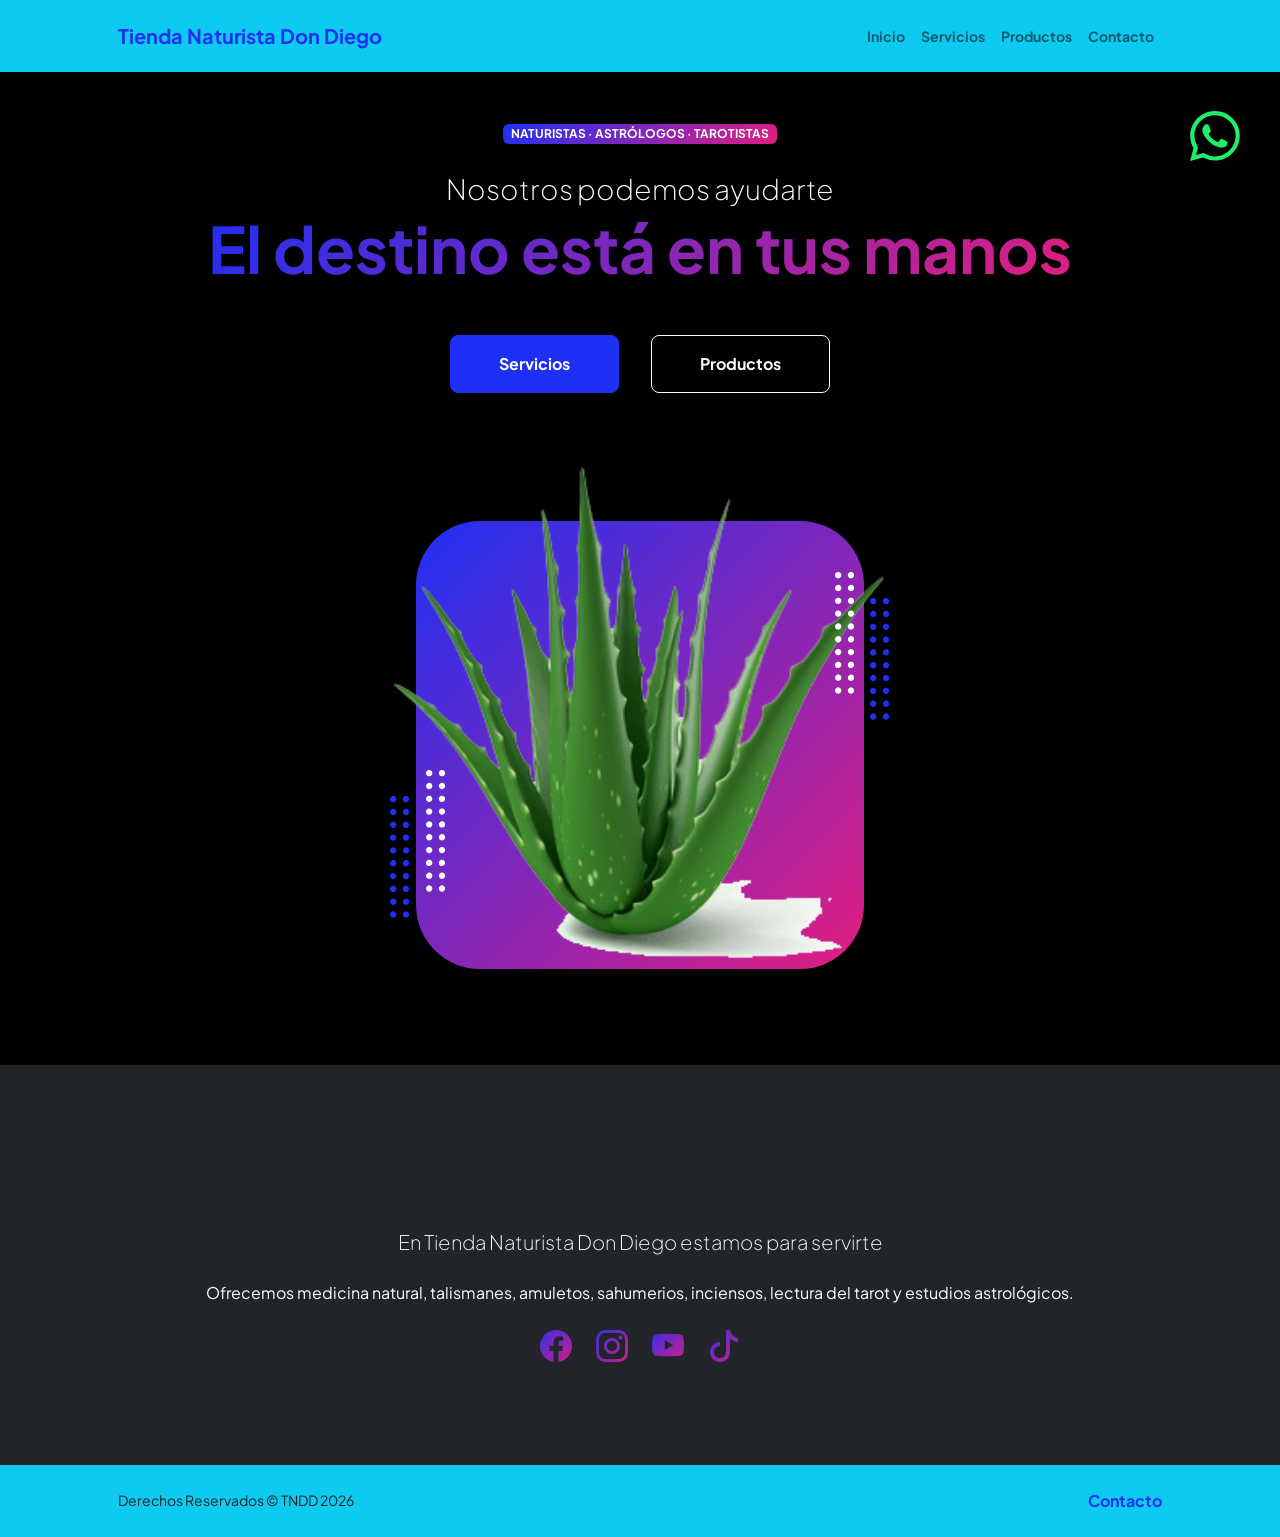
<file: index.html>
<!doctype html>
<html lang="es">
  <head>
    <meta charset="utf-8" />
    <meta
      name="viewport"
      content="width=device-width, initial-scale=1, shrink-to-fit=no"
    />
    <meta name="description" content="Sitio web de medicina alternativa natural y venta de productos religiosos"/>  
    <meta name="author" content="axmon" />
    <title>Tienda Naturista Don Diego</title>
    <!-- Favicon-->
    <link rel="icon" type="image/x-icon" href="assets/sabila.png" />
    <!-- Custom Google font-->
    <link rel="preconnect" href="https://fonts.googleapis.com" />
    <link rel="preconnect" href="https://fonts.gstatic.com" crossorigin />
    <link
      href="https://fonts.googleapis.com/css2?family=Plus+Jakarta+Sans:wght@100;200;300;400;500;600;700;800;900&amp;display=swap"
      rel="stylesheet"
    />
    <!-- Bootstrap icons-->
    <link
      href="https://cdn.jsdelivr.net/npm/bootstrap-icons@1.8.1/font/bootstrap-icons.css"
      rel="stylesheet"
    />
    <!-- Core theme CSS (includes Bootstrap)-->
    <link href="css/styles.css" rel="stylesheet" />
  </head>
  <body class="d-flex flex-column h-100">
    <a
      href="https://wa.me/0050370330842"
      class="float-wa"
      target="_blank"
      class="bi bi-whatsapp"
    >
      <svg
        xmlns="http://www.w3.org/2000/svg"
        width="50"
        height="50"
        fill="currentColor"
        viewBox="0 0 16 16"
      >
        <path
          d="M13.601 2.326A7.85 7.85 0 0 0 7.994 0C3.627 0 .068 3.558.064 7.926c0 1.399.366 2.76 1.057 3.965L0 16l4.204-1.102a7.9 7.9 0 0 0 3.79.965h.004c4.368 0 7.926-3.558 7.93-7.93A7.9 7.9 0 0 0 13.6 2.326zM7.994 14.521a6.6 6.6 0 0 1-3.356-.92l-.24-.144-2.494.654.666-2.433-.156-.251a6.56 6.56 0 0 1-1.007-3.505c0-3.626 2.957-6.584 6.591-6.584a6.56 6.56 0 0 1 4.66 1.931 6.56 6.56 0 0 1 1.928 4.66c-.004 3.639-2.961 6.592-6.592 6.592m3.615-4.934c-.197-.099-1.17-.578-1.353-.646-.182-.065-.315-.099-.445.099-.133.197-.513.646-.627.775-.114.133-.232.148-.43.05-.197-.1-.836-.308-1.592-.985-.59-.525-.985-1.175-1.103-1.372-.114-.198-.011-.304.088-.403.087-.088.197-.232.296-.346.1-.114.133-.198.198-.33.065-.134.034-.248-.015-.347-.05-.099-.445-1.076-.612-1.47-.16-.389-.323-.335-.445-.34-.114-.007-.247-.007-.38-.007a.73.73 0 0 0-.529.247c-.182.198-.691.677-.691 1.654s.71 1.916.81 2.049c.098.133 1.394 2.132 3.383 2.992.47.205.84.326 1.129.418.475.152.904.129 1.246.08.38-.058 1.171-.48 1.338-.943.164-.464.164-.86.114-.943-.049-.084-.182-.133-.38-.232"
        />
      </svg>
    </a>
    <main class="flex-shrink-0">
      <!-- Navigation-->
      <nav class="navbar navbar-expand-lg navbar-light bg-info py-3">
        <div class="container px-5">
          <a class="navbar-brand" href="https://axmon2023.github.io/Sitio3/" target="_blank"
            ><span class="fw-bolder text-primary"
              >Tienda Naturista Don Diego</span
            ></a
          >
          <button
            class="navbar-toggler"
            type="button"
            data-bs-toggle="collapse"
            data-bs-target="#navbarSupportedContent"
            aria-controls="navbarSupportedContent"
            aria-expanded="false"
            aria-label="Toggle navigation"
          >
            <span class="navbar-toggler-icon"></span>
          </button>
          <div class="collapse navbar-collapse" id="navbarSupportedContent">
            <ul class="navbar-nav ms-auto mb-2 mb-lg-0 small fw-bolder">
              <li class="nav-item">
                <a class="nav-link" href="index.html">Inicio</a>
              </li>
              <li class="nav-item">
                <a class="nav-link" href="servicios.html">Servicios</a>
              </li>
              <li class="nav-item">
                <a class="nav-link" href="productos.html">Productos</a>
              </li>
              <li class="nav-item">
                <a class="nav-link" href="contacto.html">Contacto</a>
              </li>
            </ul>
          </div>
        </div>
      </nav>
      <!-- Header-->
      <header class="py-5 bg-black">
        <div class="container px-5 pb-5">
          <div class="row gx-5 align-items-center">
            <div class="col-xxl-5">
              <!-- Header text content-->
              <div class="text-center text-xxl-start">
                <div
                  class="badge bg-gradient-primary-to-secondary text-white mb-4"
                >
                  <div class="text-uppercase">
                    Naturistas &middot; Astrólogos &middot; Tarotistas
                  </div>
                </div>
                <div class="fs-3 fw-light text-white">
                  Nosotros podemos ayudarte
                </div>
                <h1 class="display-3 fw-bolder mb-5">
                  <span class="text-gradient d-inline"
                    >El destino está en tus manos</span
                  >
                </h1>
                <div
                  class="d-grid gap-3 d-sm-flex justify-content-sm-center justify-content-xxl-start mb-3"
                >
                  <a
                    class="btn btn-primary btn-lg px-5 py-3 me-sm-3 fs-6 fw-bolder"
                    href="servicios.html"
                    >Servicios</a
                  >
                  <a
                    class="btn btn-outline-light btn-lg px-5 py-3 fs-6 fw-bolder"
                    href="productos.html"
                    >Productos</a
                  >
                </div>
              </div>
            </div>
            <div class="col-xxl-7">
              <!-- Header profile picture-->
              <div class="d-flex justify-content-center mt-5 mt-xxl-0">
                <div class="profile bg-gradient-primary-to-secondary">
                  <!-- TIP: For best results, use a photo with a transparent background like the demo example below-->
                  <!-- Watch a tutorial on how to do this on YouTube (link)-->
                  <img class="profile-img" src="assets/sabila.png" alt="..." />
                  <div class="dots-1">
                    <!-- SVG Dots-->
                    <svg
                      version="1.1"
                      xmlns="http://www.w3.org/2000/svg"
                      xmlns:xlink="http://www.w3.org/1999/xlink"
                      x="0px"
                      y="0px"
                      viewBox="0 0 191.6 1215.4"
                      style="enable-background: new 0 0 191.6 1215.4"
                      xml:space="preserve"
                    >
                      <g
                        transform="translate(0.000000,1280.000000) scale(0.100000,-0.100000)"
                      >
                        <path
                          d="M227.7,12788.6c-105-35-200-141-222-248c-43-206,163-412,369-369c155,32,275,190,260,339c-11,105-90,213-190,262        C383.7,12801.6,289.7,12808.6,227.7,12788.6z"
                        ></path>
                        <path
                          d="M1507.7,12788.6c-151-50-253-216-222-362c25-119,136-230,254-255c194-41,395,142,375,339c-11,105-90,213-190,262        C1663.7,12801.6,1569.7,12808.6,1507.7,12788.6z"
                        ></path>
                        <path
                          d="M227.7,11508.6c-105-35-200-141-222-248c-43-206,163-412,369-369c155,32,275,190,260,339c-11,105-90,213-190,262        C383.7,11521.6,289.7,11528.6,227.7,11508.6z"
                        ></path>
                        <path
                          d="M1507.7,11508.6c-151-50-253-216-222-362c25-119,136-230,254-255c194-41,395,142,375,339c-11,105-90,213-190,262        C1663.7,11521.6,1569.7,11528.6,1507.7,11508.6z"
                        ></path>
                        <path
                          d="M227.7,10228.6c-105-35-200-141-222-248c-43-206,163-412,369-369c155,32,275,190,260,339c-11,105-90,213-190,262        C383.7,10241.6,289.7,10248.6,227.7,10228.6z"
                        ></path>
                        <path
                          d="M1507.7,10228.6c-105-35-200-141-222-248c-43-206,163-412,369-369c155,32,275,190,260,339c-11,105-90,213-190,262        C1663.7,10241.6,1569.7,10248.6,1507.7,10228.6z"
                        ></path>
                        <path
                          d="M227.7,8948.6c-105-35-200-141-222-248c-43-206,163-412,369-369c155,32,275,190,260,339c-11,105-90,213-190,262        C383.7,8961.6,289.7,8968.6,227.7,8948.6z"
                        ></path>
                        <path
                          d="M1507.7,8948.6c-105-35-200-141-222-248c-43-206,163-412,369-369c155,32,275,190,260,339c-11,105-90,213-190,262        C1663.7,8961.6,1569.7,8968.6,1507.7,8948.6z"
                        ></path>
                        <path
                          d="M227.7,7668.6c-105-35-200-141-222-248c-43-206,163-412,369-369c155,32,275,190,260,339c-11,105-90,213-190,262        C383.7,7681.6,289.7,7688.6,227.7,7668.6z"
                        ></path>
                        <path
                          d="M1507.7,7668.6c-105-35-200-141-222-248c-43-206,163-412,369-369c155,32,275,190,260,339c-11,105-90,213-190,262        C1663.7,7681.6,1569.7,7688.6,1507.7,7668.6z"
                        ></path>
                        <path
                          d="M227.7,6388.6c-105-35-200-141-222-248c-43-206,163-412,369-369c155,32,275,190,260,339c-11,105-90,213-190,262        C383.7,6401.6,289.7,6408.6,227.7,6388.6z"
                        ></path>
                        <path
                          d="M1507.7,6388.6c-105-35-200-141-222-248c-43-206,163-412,369-369c155,32,275,190,260,339c-11,105-90,213-190,262        C1663.7,6401.6,1569.7,6408.6,1507.7,6388.6z"
                        ></path>
                        <path
                          d="M227.7,5108.6c-105-35-200-141-222-248c-43-206,163-412,369-369c155,32,275,190,260,339c-11,105-90,213-190,262        C383.7,5121.6,289.7,5128.6,227.7,5108.6z"
                        ></path>
                        <path
                          d="M1507.7,5108.6c-105-35-200-141-222-248c-43-206,163-412,369-369c155,32,275,190,260,339c-11,105-90,213-190,262        C1663.7,5121.6,1569.7,5128.6,1507.7,5108.6z"
                        ></path>
                        <path
                          d="M227.7,3828.6c-105-35-200-141-222-248c-43-206,163-412,369-369c155,32,275,190,260,339c-11,105-90,213-190,262        C383.7,3841.6,289.7,3848.6,227.7,3828.6z"
                        ></path>
                        <path
                          d="M1507.7,3828.6c-105-35-200-141-222-248c-43-206,163-412,369-369c155,32,275,190,260,339c-11,105-90,213-190,262        C1663.7,3841.6,1569.7,3848.6,1507.7,3828.6z"
                        ></path>
                        <path
                          d="M227.7,2548.6c-105-35-200-141-222-248c-43-206,163-412,369-369c155,32,275,190,260,339c-11,105-90,213-190,262        C383.7,2561.6,289.7,2568.6,227.7,2548.6z"
                        ></path>
                        <path
                          d="M1507.7,2548.6c-105-35-200-141-222-248c-43-206,163-412,369-369c155,32,275,190,260,339c-11,105-90,213-190,262        C1663.7,2561.6,1569.7,2568.6,1507.7,2548.6z"
                        ></path>
                        <path
                          d="M227.7,1268.6c-105-35-200-141-222-248c-43-206,163-412,369-369c155,32,275,190,260,339c-11,105-90,213-190,262        C383.7,1281.6,289.7,1288.6,227.7,1268.6z"
                        ></path>
                        <path
                          d="M1507.7,1268.6c-105-35-200-141-222-248c-43-206,163-412,369-369c155,32,275,190,260,339c-11,105-90,213-190,262        C1663.7,1281.6,1569.7,1288.6,1507.7,1268.6z"
                        ></path>
                      </g>
                    </svg>
                    <!-- END of SVG dots-->
                  </div>
                  <div class="dots-2">
                    <!-- SVG Dots-->
                    <svg
                      version="1.1"
                      xmlns="http://www.w3.org/2000/svg"
                      xmlns:xlink="http://www.w3.org/1999/xlink"
                      x="0px"
                      y="0px"
                      viewBox="0 0 191.6 1215.4"
                      style="enable-background: new 0 0 191.6 1215.4"
                      xml:space="preserve"
                    >
                      <g
                        transform="translate(0.000000,1280.000000) scale(0.100000,-0.100000)"
                      >
                        <path
                          d="M227.7,12788.6c-105-35-200-141-222-248c-43-206,163-412,369-369c155,32,275,190,260,339c-11,105-90,213-190,262        C383.7,12801.6,289.7,12808.6,227.7,12788.6z"
                        ></path>
                        <path
                          d="M1507.7,12788.6c-151-50-253-216-222-362c25-119,136-230,254-255c194-41,395,142,375,339c-11,105-90,213-190,262        C1663.7,12801.6,1569.7,12808.6,1507.7,12788.6z"
                        ></path>
                        <path
                          d="M227.7,11508.6c-105-35-200-141-222-248c-43-206,163-412,369-369c155,32,275,190,260,339c-11,105-90,213-190,262        C383.7,11521.6,289.7,11528.6,227.7,11508.6z"
                        ></path>
                        <path
                          d="M1507.7,11508.6c-151-50-253-216-222-362c25-119,136-230,254-255c194-41,395,142,375,339c-11,105-90,213-190,262        C1663.7,11521.6,1569.7,11528.6,1507.7,11508.6z"
                        ></path>
                        <path
                          d="M227.7,10228.6c-105-35-200-141-222-248c-43-206,163-412,369-369c155,32,275,190,260,339c-11,105-90,213-190,262        C383.7,10241.6,289.7,10248.6,227.7,10228.6z"
                        ></path>
                        <path
                          d="M1507.7,10228.6c-105-35-200-141-222-248c-43-206,163-412,369-369c155,32,275,190,260,339c-11,105-90,213-190,262        C1663.7,10241.6,1569.7,10248.6,1507.7,10228.6z"
                        ></path>
                        <path
                          d="M227.7,8948.6c-105-35-200-141-222-248c-43-206,163-412,369-369c155,32,275,190,260,339c-11,105-90,213-190,262        C383.7,8961.6,289.7,8968.6,227.7,8948.6z"
                        ></path>
                        <path
                          d="M1507.7,8948.6c-105-35-200-141-222-248c-43-206,163-412,369-369c155,32,275,190,260,339c-11,105-90,213-190,262        C1663.7,8961.6,1569.7,8968.6,1507.7,8948.6z"
                        ></path>
                        <path
                          d="M227.7,7668.6c-105-35-200-141-222-248c-43-206,163-412,369-369c155,32,275,190,260,339c-11,105-90,213-190,262        C383.7,7681.6,289.7,7688.6,227.7,7668.6z"
                        ></path>
                        <path
                          d="M1507.7,7668.6c-105-35-200-141-222-248c-43-206,163-412,369-369c155,32,275,190,260,339c-11,105-90,213-190,262        C1663.7,7681.6,1569.7,7688.6,1507.7,7668.6z"
                        ></path>
                        <path
                          d="M227.7,6388.6c-105-35-200-141-222-248c-43-206,163-412,369-369c155,32,275,190,260,339c-11,105-90,213-190,262        C383.7,6401.6,289.7,6408.6,227.7,6388.6z"
                        ></path>
                        <path
                          d="M1507.7,6388.6c-105-35-200-141-222-248c-43-206,163-412,369-369c155,32,275,190,260,339c-11,105-90,213-190,262        C1663.7,6401.6,1569.7,6408.6,1507.7,6388.6z"
                        ></path>
                        <path
                          d="M227.7,5108.6c-105-35-200-141-222-248c-43-206,163-412,369-369c155,32,275,190,260,339c-11,105-90,213-190,262        C383.7,5121.6,289.7,5128.6,227.7,5108.6z"
                        ></path>
                        <path
                          d="M1507.7,5108.6c-105-35-200-141-222-248c-43-206,163-412,369-369c155,32,275,190,260,339c-11,105-90,213-190,262        C1663.7,5121.6,1569.7,5128.6,1507.7,5108.6z"
                        ></path>
                        <path
                          d="M227.7,3828.6c-105-35-200-141-222-248c-43-206,163-412,369-369c155,32,275,190,260,339c-11,105-90,213-190,262        C383.7,3841.6,289.7,3848.6,227.7,3828.6z"
                        ></path>
                        <path
                          d="M1507.7,3828.6c-105-35-200-141-222-248c-43-206,163-412,369-369c155,32,275,190,260,339c-11,105-90,213-190,262        C1663.7,3841.6,1569.7,3848.6,1507.7,3828.6z"
                        ></path>
                        <path
                          d="M227.7,2548.6c-105-35-200-141-222-248c-43-206,163-412,369-369c155,32,275,190,260,339c-11,105-90,213-190,262        C383.7,2561.6,289.7,2568.6,227.7,2548.6z"
                        ></path>
                        <path
                          d="M1507.7,2548.6c-105-35-200-141-222-248c-43-206,163-412,369-369c155,32,275,190,260,339c-11,105-90,213-190,262        C1663.7,2561.6,1569.7,2568.6,1507.7,2548.6z"
                        ></path>
                        <path
                          d="M227.7,1268.6c-105-35-200-141-222-248c-43-206,163-412,369-369c155,32,275,190,260,339c-11,105-90,213-190,262        C383.7,1281.6,289.7,1288.6,227.7,1268.6z"
                        ></path>
                        <path
                          d="M1507.7,1268.6c-105-35-200-141-222-248c-43-206,163-412,369-369c155,32,275,190,260,339c-11,105-90,213-190,262        C1663.7,1281.6,1569.7,1288.6,1507.7,1268.6z"
                        ></path>
                      </g>
                    </svg>
                    <!-- END of SVG dots-->
                  </div>
                  <div class="dots-3">
                    <!-- SVG Dots-->
                    <svg
                      version="1.1"
                      xmlns="http://www.w3.org/2000/svg"
                      xmlns:xlink="http://www.w3.org/1999/xlink"
                      x="0px"
                      y="0px"
                      viewBox="0 0 191.6 1215.4"
                      style="enable-background: new 0 0 191.6 1215.4"
                      xml:space="preserve"
                    >
                      <g
                        transform="translate(0.000000,1280.000000) scale(0.100000,-0.100000)"
                      >
                        <path
                          d="M227.7,12788.6c-105-35-200-141-222-248c-43-206,163-412,369-369c155,32,275,190,260,339c-11,105-90,213-190,262        C383.7,12801.6,289.7,12808.6,227.7,12788.6z"
                        ></path>
                        <path
                          d="M1507.7,12788.6c-151-50-253-216-222-362c25-119,136-230,254-255c194-41,395,142,375,339c-11,105-90,213-190,262        C1663.7,12801.6,1569.7,12808.6,1507.7,12788.6z"
                        ></path>
                        <path
                          d="M227.7,11508.6c-105-35-200-141-222-248c-43-206,163-412,369-369c155,32,275,190,260,339c-11,105-90,213-190,262        C383.7,11521.6,289.7,11528.6,227.7,11508.6z"
                        ></path>
                        <path
                          d="M1507.7,11508.6c-151-50-253-216-222-362c25-119,136-230,254-255c194-41,395,142,375,339c-11,105-90,213-190,262        C1663.7,11521.6,1569.7,11528.6,1507.7,11508.6z"
                        ></path>
                        <path
                          d="M227.7,10228.6c-105-35-200-141-222-248c-43-206,163-412,369-369c155,32,275,190,260,339c-11,105-90,213-190,262        C383.7,10241.6,289.7,10248.6,227.7,10228.6z"
                        ></path>
                        <path
                          d="M1507.7,10228.6c-105-35-200-141-222-248c-43-206,163-412,369-369c155,32,275,190,260,339c-11,105-90,213-190,262        C1663.7,10241.6,1569.7,10248.6,1507.7,10228.6z"
                        ></path>
                        <path
                          d="M227.7,8948.6c-105-35-200-141-222-248c-43-206,163-412,369-369c155,32,275,190,260,339c-11,105-90,213-190,262        C383.7,8961.6,289.7,8968.6,227.7,8948.6z"
                        ></path>
                        <path
                          d="M1507.7,8948.6c-105-35-200-141-222-248c-43-206,163-412,369-369c155,32,275,190,260,339c-11,105-90,213-190,262        C1663.7,8961.6,1569.7,8968.6,1507.7,8948.6z"
                        ></path>
                        <path
                          d="M227.7,7668.6c-105-35-200-141-222-248c-43-206,163-412,369-369c155,32,275,190,260,339c-11,105-90,213-190,262        C383.7,7681.6,289.7,7688.6,227.7,7668.6z"
                        ></path>
                        <path
                          d="M1507.7,7668.6c-105-35-200-141-222-248c-43-206,163-412,369-369c155,32,275,190,260,339c-11,105-90,213-190,262        C1663.7,7681.6,1569.7,7688.6,1507.7,7668.6z"
                        ></path>
                        <path
                          d="M227.7,6388.6c-105-35-200-141-222-248c-43-206,163-412,369-369c155,32,275,190,260,339c-11,105-90,213-190,262        C383.7,6401.6,289.7,6408.6,227.7,6388.6z"
                        ></path>
                        <path
                          d="M1507.7,6388.6c-105-35-200-141-222-248c-43-206,163-412,369-369c155,32,275,190,260,339c-11,105-90,213-190,262        C1663.7,6401.6,1569.7,6408.6,1507.7,6388.6z"
                        ></path>
                        <path
                          d="M227.7,5108.6c-105-35-200-141-222-248c-43-206,163-412,369-369c155,32,275,190,260,339c-11,105-90,213-190,262        C383.7,5121.6,289.7,5128.6,227.7,5108.6z"
                        ></path>
                        <path
                          d="M1507.7,5108.6c-105-35-200-141-222-248c-43-206,163-412,369-369c155,32,275,190,260,339c-11,105-90,213-190,262        C1663.7,5121.6,1569.7,5128.6,1507.7,5108.6z"
                        ></path>
                        <path
                          d="M227.7,3828.6c-105-35-200-141-222-248c-43-206,163-412,369-369c155,32,275,190,260,339c-11,105-90,213-190,262        C383.7,3841.6,289.7,3848.6,227.7,3828.6z"
                        ></path>
                        <path
                          d="M1507.7,3828.6c-105-35-200-141-222-248c-43-206,163-412,369-369c155,32,275,190,260,339c-11,105-90,213-190,262        C1663.7,3841.6,1569.7,3848.6,1507.7,3828.6z"
                        ></path>
                        <path
                          d="M227.7,2548.6c-105-35-200-141-222-248c-43-206,163-412,369-369c155,32,275,190,260,339c-11,105-90,213-190,262        C383.7,2561.6,289.7,2568.6,227.7,2548.6z"
                        ></path>
                        <path
                          d="M1507.7,2548.6c-105-35-200-141-222-248c-43-206,163-412,369-369c155,32,275,190,260,339c-11,105-90,213-190,262        C1663.7,2561.6,1569.7,2568.6,1507.7,2548.6z"
                        ></path>
                        <path
                          d="M227.7,1268.6c-105-35-200-141-222-248c-43-206,163-412,369-369c155,32,275,190,260,339c-11,105-90,213-190,262        C383.7,1281.6,289.7,1288.6,227.7,1268.6z"
                        ></path>
                        <path
                          d="M1507.7,1268.6c-105-35-200-141-222-248c-43-206,163-412,369-369c155,32,275,190,260,339c-11,105-90,213-190,262        C1663.7,1281.6,1569.7,1288.6,1507.7,1268.6z"
                        ></path>
                      </g>
                    </svg>
                    <!-- END of SVG dots-->
                  </div>
                  <div class="dots-4">
                    <!-- SVG Dots-->
                    <svg
                      version="1.1"
                      xmlns="http://www.w3.org/2000/svg"
                      xmlns:xlink="http://www.w3.org/1999/xlink"
                      x="0px"
                      y="0px"
                      viewBox="0 0 191.6 1215.4"
                      style="enable-background: new 0 0 191.6 1215.4"
                      xml:space="preserve"
                    >
                      <g
                        transform="translate(0.000000,1280.000000) scale(0.100000,-0.100000)"
                      >
                        <path
                          d="M227.7,12788.6c-105-35-200-141-222-248c-43-206,163-412,369-369c155,32,275,190,260,339c-11,105-90,213-190,262        C383.7,12801.6,289.7,12808.6,227.7,12788.6z"
                        ></path>
                        <path
                          d="M1507.7,12788.6c-151-50-253-216-222-362c25-119,136-230,254-255c194-41,395,142,375,339c-11,105-90,213-190,262        C1663.7,12801.6,1569.7,12808.6,1507.7,12788.6z"
                        ></path>
                        <path
                          d="M227.7,11508.6c-105-35-200-141-222-248c-43-206,163-412,369-369c155,32,275,190,260,339c-11,105-90,213-190,262        C383.7,11521.6,289.7,11528.6,227.7,11508.6z"
                        ></path>
                        <path
                          d="M1507.7,11508.6c-151-50-253-216-222-362c25-119,136-230,254-255c194-41,395,142,375,339c-11,105-90,213-190,262        C1663.7,11521.6,1569.7,11528.6,1507.7,11508.6z"
                        ></path>
                        <path
                          d="M227.7,10228.6c-105-35-200-141-222-248c-43-206,163-412,369-369c155,32,275,190,260,339c-11,105-90,213-190,262        C383.7,10241.6,289.7,10248.6,227.7,10228.6z"
                        ></path>
                        <path
                          d="M1507.7,10228.6c-105-35-200-141-222-248c-43-206,163-412,369-369c155,32,275,190,260,339c-11,105-90,213-190,262        C1663.7,10241.6,1569.7,10248.6,1507.7,10228.6z"
                        ></path>
                        <path
                          d="M227.7,8948.6c-105-35-200-141-222-248c-43-206,163-412,369-369c155,32,275,190,260,339c-11,105-90,213-190,262        C383.7,8961.6,289.7,8968.6,227.7,8948.6z"
                        ></path>
                        <path
                          d="M1507.7,8948.6c-105-35-200-141-222-248c-43-206,163-412,369-369c155,32,275,190,260,339c-11,105-90,213-190,262        C1663.7,8961.6,1569.7,8968.6,1507.7,8948.6z"
                        ></path>
                        <path
                          d="M227.7,7668.6c-105-35-200-141-222-248c-43-206,163-412,369-369c155,32,275,190,260,339c-11,105-90,213-190,262        C383.7,7681.6,289.7,7688.6,227.7,7668.6z"
                        ></path>
                        <path
                          d="M1507.7,7668.6c-105-35-200-141-222-248c-43-206,163-412,369-369c155,32,275,190,260,339c-11,105-90,213-190,262        C1663.7,7681.6,1569.7,7688.6,1507.7,7668.6z"
                        ></path>
                        <path
                          d="M227.7,6388.6c-105-35-200-141-222-248c-43-206,163-412,369-369c155,32,275,190,260,339c-11,105-90,213-190,262        C383.7,6401.6,289.7,6408.6,227.7,6388.6z"
                        ></path>
                        <path
                          d="M1507.7,6388.6c-105-35-200-141-222-248c-43-206,163-412,369-369c155,32,275,190,260,339c-11,105-90,213-190,262        C1663.7,6401.6,1569.7,6408.6,1507.7,6388.6z"
                        ></path>
                        <path
                          d="M227.7,5108.6c-105-35-200-141-222-248c-43-206,163-412,369-369c155,32,275,190,260,339c-11,105-90,213-190,262        C383.7,5121.6,289.7,5128.6,227.7,5108.6z"
                        ></path>
                        <path
                          d="M1507.7,5108.6c-105-35-200-141-222-248c-43-206,163-412,369-369c155,32,275,190,260,339c-11,105-90,213-190,262        C1663.7,5121.6,1569.7,5128.6,1507.7,5108.6z"
                        ></path>
                        <path
                          d="M227.7,3828.6c-105-35-200-141-222-248c-43-206,163-412,369-369c155,32,275,190,260,339c-11,105-90,213-190,262        C383.7,3841.6,289.7,3848.6,227.7,3828.6z"
                        ></path>
                        <path
                          d="M1507.7,3828.6c-105-35-200-141-222-248c-43-206,163-412,369-369c155,32,275,190,260,339c-11,105-90,213-190,262        C1663.7,3841.6,1569.7,3848.6,1507.7,3828.6z"
                        ></path>
                        <path
                          d="M227.7,2548.6c-105-35-200-141-222-248c-43-206,163-412,369-369c155,32,275,190,260,339c-11,105-90,213-190,262        C383.7,2561.6,289.7,2568.6,227.7,2548.6z"
                        ></path>
                        <path
                          d="M1507.7,2548.6c-105-35-200-141-222-248c-43-206,163-412,369-369c155,32,275,190,260,339c-11,105-90,213-190,262        C1663.7,2561.6,1569.7,2568.6,1507.7,2548.6z"
                        ></path>
                        <path
                          d="M227.7,1268.6c-105-35-200-141-222-248c-43-206,163-412,369-369c155,32,275,190,260,339c-11,105-90,213-190,262        C383.7,1281.6,289.7,1288.6,227.7,1268.6z"
                        ></path>
                        <path
                          d="M1507.7,1268.6c-105-35-200-141-222-248c-43-206,163-412,369-369c155,32,275,190,260,339c-11,105-90,213-190,262        C1663.7,1281.6,1569.7,1288.6,1507.7,1268.6z"
                        ></path>
                      </g>
                    </svg>
                    <!-- END of SVG dots-->
                  </div>
                </div>
              </div>
            </div>
          </div>
        </div>
      </header>
      <!-- About Section-->
      <section class="bg-dark py-5">
        <div class="container px-5">
          <div class="row gx-5 justify-content-center">
            <div class="col-xxl-8">
              <div class="text-center my-5">
                <h2 class="display-5 fw-bolder">
                  <span class="d-inline">Sobre nosotros</span>
                </h2>
                <p class="lead fw-light mb-4 text-white">
                  En Tienda Naturista Don Diego estamos para servirte
                </p>
                <p class="text-white">
                  Ofrecemos medicina natural, talismanes, amuletos, sahumerios,
                  inciensos, lectura del tarot y estudios astrológicos.
                </p>
                <div class="d-flex justify-content-center fs-2 gap-4">
                  <a class="text-gradient" href="https://www.facebook.com/axel.monroy.3781" target="_blank"
                    ><i class="bi bi-facebook"></i
                  ></a>
                  <a class="text-gradient" href="https://www.instagram.com/axmon2019/" target="_blank"
                    ><i class="bi bi-instagram"></i
                  ></a>
                  <a class="text-gradient" href="https://youtube.com/@nicolasdetolentino7144" target="_blank"
                    ><i class="bi bi-youtube"></i
                  ></a>
                  <a class="text-gradient" href="https://www.tiktok.com/@axmon101" target="_blank"
                    ><i class="bi bi-tiktok"></i
                  ></a>
                </div>
              </div>
            </div>
          </div>
        </div>
      </section>
    </main>
    
    <!-- Footer-->

    <footer class="bg-info py-4 mt-auto">
      <div class="container px-5">
        <div
          class="row align-items-center justify-content-between flex-column flex-sm-row"
        >
          <div class="col-auto">
            <div class="small m-0">Derechos Reservados &copy; TNDD 2026</div>
          </div>
          <div class="col-auto">
            <a class="fw-bolder text-decoration-none" href="contacto.html">Contacto</a>
          </div>
        </div>
      </div>
    </footer>
    <!-- Bootstrap core JS-->
    <script src="https://cdn.jsdelivr.net/npm/bootstrap@5.2.3/dist/js/bootstrap.bundle.min.js"></script>
    <!-- Core theme JS-->
    <script src="js/scripts.js"></script>
  </body>
</html>
</file>
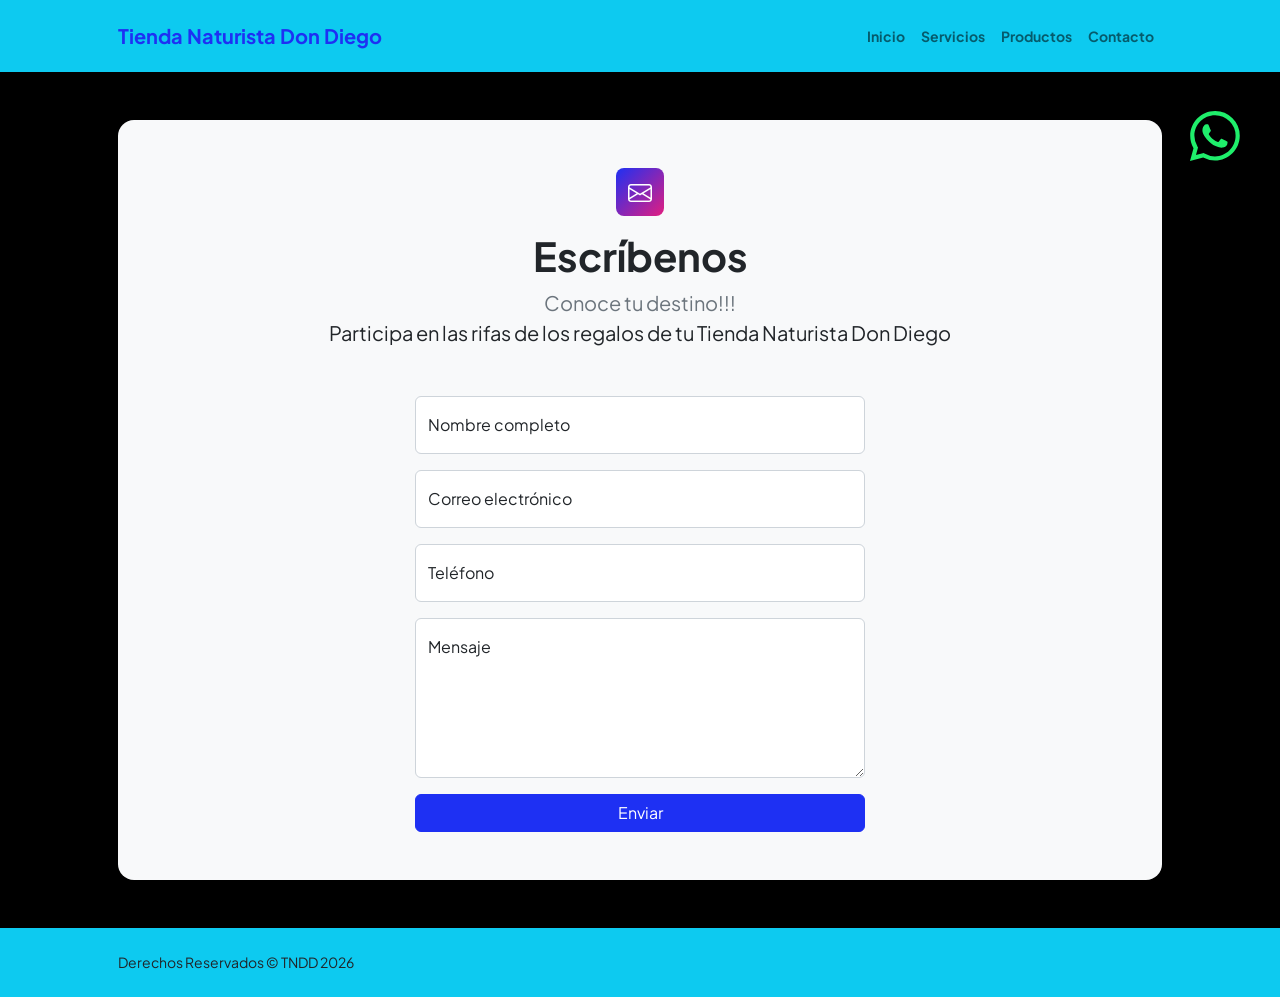
<file: contacto.html>
<!DOCTYPE html>
<html lang="en">

<head>
    <meta charset="utf-8" />
    <meta name="viewport" content="width=device-width, initial-scale=1, shrink-to-fit=no" />
    <meta name="description" content />
    <meta name="author" content />
    <title>Contacto</title>
    <!-- Favicon-->
    <link rel="icon" type="image/x-icon" href="assets/favicon.ico" />
    <!-- Custom Google font-->
    <link rel="preconnect" href="https://fonts.googleapis.com" />
    <link rel="preconnect" href="https://fonts.gstatic.com" crossorigin />
    <link
        href="https://fonts.googleapis.com/css2?family=Plus+Jakarta+Sans:wght@100;200;300;400;500;600;700;800;900&amp;display=swap"
        rel="stylesheet" />
    <!-- Bootstrap icons-->
    <link href="https://cdn.jsdelivr.net/npm/bootstrap-icons@1.8.1/font/bootstrap-icons.css" rel="stylesheet" />
    <!-- Core theme CSS (includes Bootstrap)-->
    <link href="css/styles.css" rel="stylesheet" />
</head>

<body class="d-flex flex-column bg-black">
    <a href="https://wa.me/0050370330842" class="float-wa" target="_blank" class="bi bi-whatsapp">
        <svg xmlns="http://www.w3.org/2000/svg" width="50" height="50" fill="currentColor" viewBox="0 0 16 16">
            <path
                d="M13.601 2.326A7.85 7.85 0 0 0 7.994 0C3.627 0 .068 3.558.064 7.926c0 1.399.366 2.76 1.057 3.965L0 16l4.204-1.102a7.9 7.9 0 0 0 3.79.965h.004c4.368 0 7.926-3.558 7.93-7.93A7.9 7.9 0 0 0 13.6 2.326zM7.994 14.521a6.6 6.6 0 0 1-3.356-.92l-.24-.144-2.494.654.666-2.433-.156-.251a6.56 6.56 0 0 1-1.007-3.505c0-3.626 2.957-6.584 6.591-6.584a6.56 6.56 0 0 1 4.66 1.931 6.56 6.56 0 0 1 1.928 4.66c-.004 3.639-2.961 6.592-6.592 6.592m3.615-4.934c-.197-.099-1.17-.578-1.353-.646-.182-.065-.315-.099-.445.099-.133.197-.513.646-.627.775-.114.133-.232.148-.43.05-.197-.1-.836-.308-1.592-.985-.59-.525-.985-1.175-1.103-1.372-.114-.198-.011-.304.088-.403.087-.088.197-.232.296-.346.1-.114.133-.198.198-.33.065-.134.034-.248-.015-.347-.05-.099-.445-1.076-.612-1.47-.16-.389-.323-.335-.445-.34-.114-.007-.247-.007-.38-.007a.73.73 0 0 0-.529.247c-.182.198-.691.677-.691 1.654s.71 1.916.81 2.049c.098.133 1.394 2.132 3.383 2.992.47.205.84.326 1.129.418.475.152.904.129 1.246.08.38-.058 1.171-.48 1.338-.943.164-.464.164-.86.114-.943-.049-.084-.182-.133-.38-.232" />
        </svg>
    </a>
    <main class="flex-shrink-0">
        <!-- Navigation-->
        <nav class="navbar navbar-expand-lg navbar-light bg-info py-3">
            <div class="container px-5">
                <a class="navbar-brand" href="index.html"><span class="fw-bolder text-primary">Tienda Naturista Don
                        Diego</span></a>
                <button class="navbar-toggler" type="button" data-bs-toggle="collapse"
                    data-bs-target="#navbarSupportedContent" aria-controls="navbarSupportedContent"
                    aria-expanded="false" aria-label="Toggle navigation"><span
                        class="navbar-toggler-icon"></span></button>
                <div class="collapse navbar-collapse" id="navbarSupportedContent">
                    <ul class="navbar-nav ms-auto mb-2 mb-lg-0 small fw-bolder">
                        <li class="nav-item"><a class="nav-link" href="index.html">Inicio</a></li>
                        <li class="nav-item"><a class="nav-link" href="servicios.html">Servicios</a></li>
                        <li class="nav-item"><a class="nav-link" href="productos.html">Productos</a></li>
                        <li class="nav-item"><a class="nav-link" href="contacto.html">Contacto</a></li>
                    </ul>
                </div>
            </div>
        </nav>
        <!-- Page content-->
        <section class="py-5">
            <div class="container px-5">
                <!-- Contact form-->
                <div class="bg-light rounded-4 py-5 px-4 px-md-5">
                    <div class="text-center mb-5">
                        <div class="feature bg-primary bg-gradient-primary-to-secondary text-white rounded-3 mb-3"><i
                                class="bi bi-envelope"></i></div>
                        <h1 class="fw-bolder">Escríbenos</h1>
                        <p class="lead fw-normal text-muted mb-0">Conoce tu destino!!!</p>
                        <p class="lead fw-normal mb-0">Participa en las rifas de los regalos de tu Tienda Naturista Don Diego</p>
                    </div>
                    <div class="row gx-5 justify-content-center">
                        <div class="col-lg-8 col-xl-6">
                            <!-- * * * * * * * * * * * * * * *-->
                            <!-- * * SB Forms Contact Form * *-->
                            <!-- * * * * * * * * * * * * * * *-->
                            <!-- This form is pre-integrated with SB Forms.-->
                            <!-- To make this form functional, sign up at-->
                            <!-- https://startbootstrap.com/solution/contact-forms-->
                            <!-- to get an API token!-->
                            <form action="https://formspree.io/f/mrevrdog" method="POST">
                                <!-- Name input-->
                                <div class="form-floating mb-3">
                                    <input class="form-control" id="name" type="text" name="name" placeholder="Enter your name..."
                                        data-sb-validations="required" />
                                    <label for="name">Nombre completo</label>
                                    <div class="invalid-feedback" data-sb-feedback="name:required">A name is required.
                                    </div>
                                </div>
                                <!-- Email address input-->
                                <div class="form-floating mb-3">
                                    <input class="form-control" id="email" type="email" name="email" placeholder="name@example.com"
                                        data-sb-validations="required,email" />
                                    <label for="email">Correo electrónico</label>
                                    <div class="invalid-feedback" data-sb-feedback="email:required">An email is
                                        required.</div>
                                    <div class="invalid-feedback" data-sb-feedback="email:email">Email is not valid.
                                    </div>
                                </div>
                                <!-- Phone number input-->
                                <div class="form-floating mb-3">
                                    <input class="form-control" id="phone" type="tel" name="phone" placeholder="(123) 456-7890"
                                        data-sb-validations="required" />
                                    <label for="phone">Teléfono</label>
                                    <div class="invalid-feedback" data-sb-feedback="phone:required">A phone number is
                                        required.</div>
                                </div>
                                <!-- Message input-->
                                <div class="form-floating mb-3">
                                    <textarea class="form-control" id="message" type="text" name="message"
                                        placeholder="Enter your message here..." style="height: 10rem"
                                        data-sb-validations="required"></textarea>
                                    <label for="message">Mensaje</label>
                                    <div class="invalid-feedback" data-sb-feedback="message:required">A message is
                                        required.</div>
                                </div>
                                <!-- Submit success message-->
                                <!---->
                                <!-- This is what your users will see when the form-->
                                <!-- has successfully submitted-->
                                <div class="d-none" id="submitSuccessMessage">
                                    <div class="text-center mb-3">
                                        <div class="fw-bolder">Form submission successful!</div>
                                        To activate this form, sign up at
                                        <br />
                                        <a
                                            href="https://formspree.io/f/mrevrdog">https://formspree.io/f/mrevrdog</a>
                                    </div>
                                </div>
                                <!-- Submit error message-->
                                <!---->
                                <!-- This is what your users will see when there is-->
                                <!-- an error submitting the form-->
                                <div class="d-none" id="submitErrorMessage">
                                    <div class="text-center text-danger mb-3">Error sending message!</div>
                                </div>
                                <!-- Submit Button-->
                                <div class="d-grid"><button class="btn btn-primary" id="submitButton"
                                        type="submit">Enviar</button></div>
                            </form>
                        </div>
                    </div>
                </div>
            </div>
        </section>
    </main>
    <a href="https://wa.me/0050370330842" class="float-wa" target="_blank" <i class="bi bi-whatsapp"
        style="margin-top: 16px;"></i> </a>
    <!-- Footer-->
    <footer class="bg-info py-4 mt-auto">
        <div class="container px-5">
            <div class="row align-items-center justify-content-between flex-column flex-sm-row">
                <div class="col-auto">
                    <div class="small m-0">Derechos Reservados &copy; TNDD 2026</div>
                </div>

            </div>
        </div>
        </div>
    </footer>
    <!-- Bootstrap core JS-->
    <script src="https://cdn.jsdelivr.net/npm/bootstrap@5.2.3/dist/js/bootstrap.bundle.min.js"></script>
    <!-- Core theme JS-->
    <script src="js/scripts.js"></script>
    <!-- * * * * * * * * * * * * * * * * * * * * * * * * * * * * * * * * * * * * * * * *-->
    <!-- * *                               SB Forms JS                               * *-->
    <!-- * * Activate your form at https://startbootstrap.com/solution/contact-forms * *-->
    <!-- * * * * * * * * * * * * * * * * * * * * * * * * * * * * * * * * * * * * * * * *-->
    <script src="https://cdn.startbootstrap.com/sb-forms-latest.js"></script>
</body>

</html>
</file>
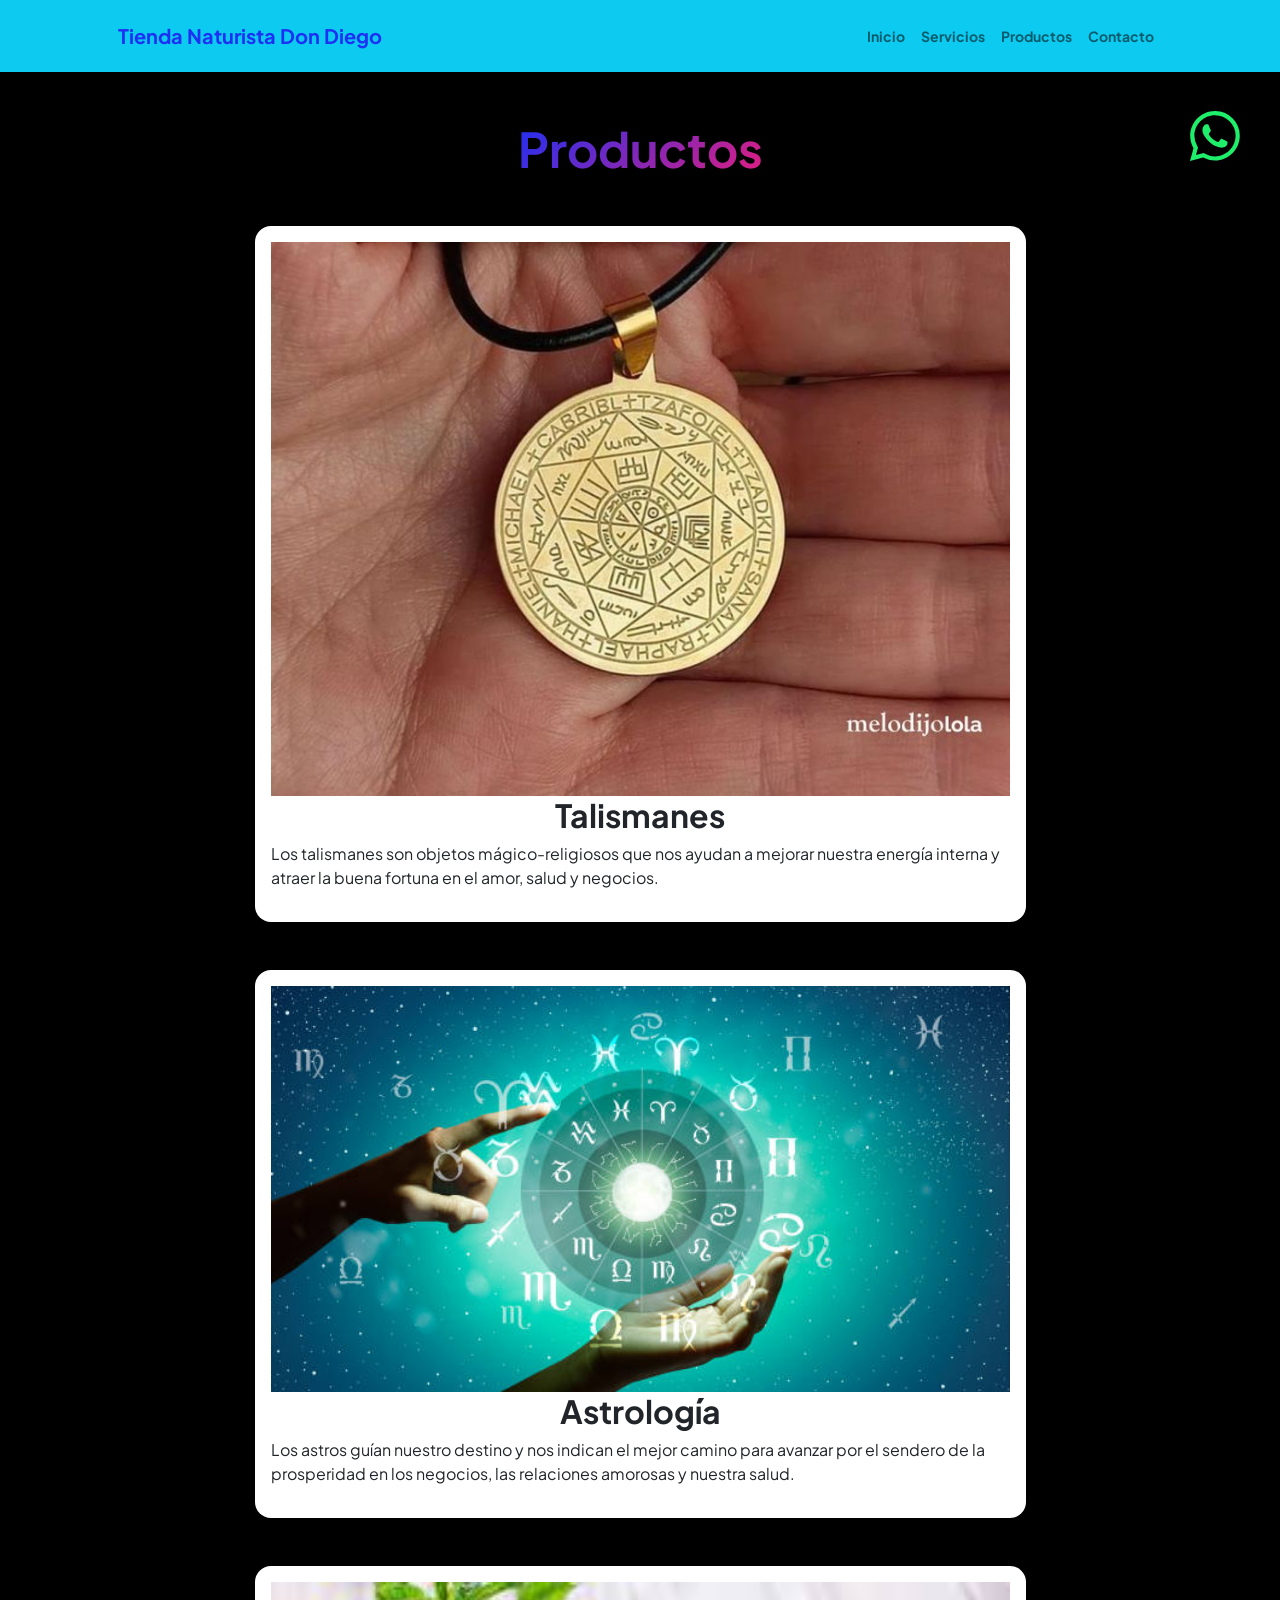
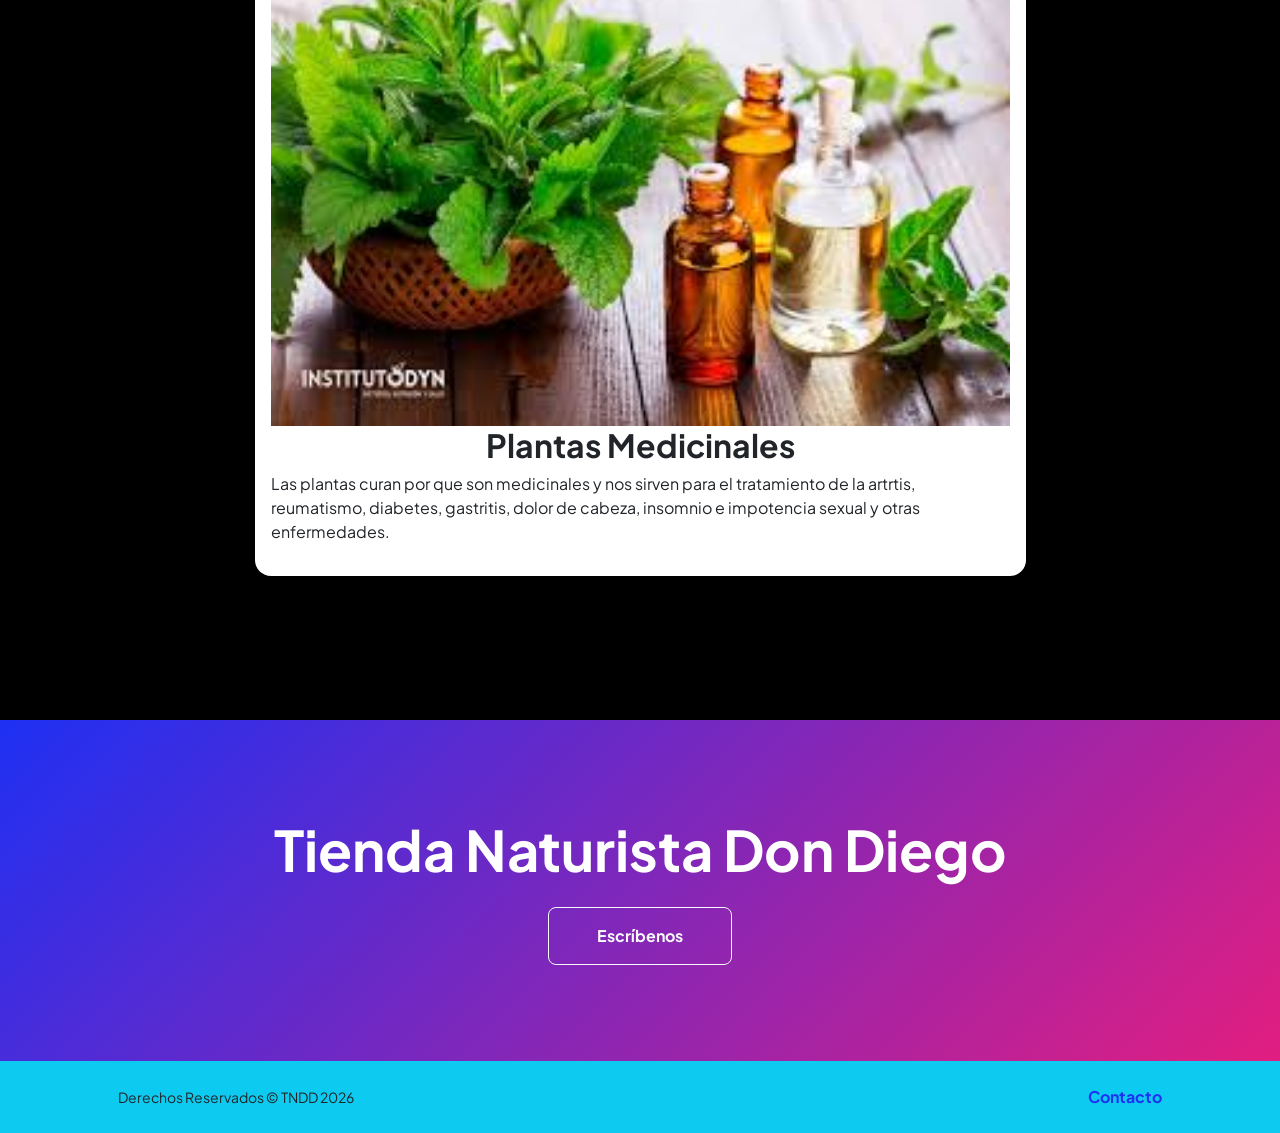
<file: productos.html>
<!DOCTYPE html>
<html lang="en">

<head>
    <meta charset="utf-8" />
    <meta name="viewport" content="width=device-width, initial-scale=1, shrink-to-fit=no" />
    <meta name="description" content="" />
    <meta name="author" content="" />
    <title>Productos</title>
    <!-- Favicon-->
    <link rel="icon" type="image/x-icon" href="assets/favicon.ico" />
    <!-- Custom Google font-->
    <link rel="preconnect" href="https://fonts.googleapis.com" />
    <link rel="preconnect" href="https://fonts.gstatic.com" crossorigin />
    <link
        href="https://fonts.googleapis.com/css2?family=Plus+Jakarta+Sans:wght@100;200;300;400;500;600;700;800;900&amp;display=swap"
        rel="stylesheet" />
    <!-- Bootstrap icons-->
    <link href="https://cdn.jsdelivr.net/npm/bootstrap-icons@1.8.1/font/bootstrap-icons.css" rel="stylesheet" />
    <!-- Core theme CSS (includes Bootstrap)-->
    <link href="css/styles.css" rel="stylesheet" />
</head>

<body class="d-flex flex-column h-100 bg-light">
    <a href="https://wa.me/0050370330842" class="float-wa" target="_blank" class="bi bi-whatsapp">
        <svg xmlns="http://www.w3.org/2000/svg" width="50" height="50" fill="currentColor" viewBox="0 0 16 16">
            <path
                d="M13.601 2.326A7.85 7.85 0 0 0 7.994 0C3.627 0 .068 3.558.064 7.926c0 1.399.366 2.76 1.057 3.965L0 16l4.204-1.102a7.9 7.9 0 0 0 3.79.965h.004c4.368 0 7.926-3.558 7.93-7.93A7.9 7.9 0 0 0 13.6 2.326zM7.994 14.521a6.6 6.6 0 0 1-3.356-.92l-.24-.144-2.494.654.666-2.433-.156-.251a6.56 6.56 0 0 1-1.007-3.505c0-3.626 2.957-6.584 6.591-6.584a6.56 6.56 0 0 1 4.66 1.931 6.56 6.56 0 0 1 1.928 4.66c-.004 3.639-2.961 6.592-6.592 6.592m3.615-4.934c-.197-.099-1.17-.578-1.353-.646-.182-.065-.315-.099-.445.099-.133.197-.513.646-.627.775-.114.133-.232.148-.43.05-.197-.1-.836-.308-1.592-.985-.59-.525-.985-1.175-1.103-1.372-.114-.198-.011-.304.088-.403.087-.088.197-.232.296-.346.1-.114.133-.198.198-.33.065-.134.034-.248-.015-.347-.05-.099-.445-1.076-.612-1.47-.16-.389-.323-.335-.445-.34-.114-.007-.247-.007-.38-.007a.73.73 0 0 0-.529.247c-.182.198-.691.677-.691 1.654s.71 1.916.81 2.049c.098.133 1.394 2.132 3.383 2.992.47.205.84.326 1.129.418.475.152.904.129 1.246.08.38-.058 1.171-.48 1.338-.943.164-.464.164-.86.114-.943-.049-.084-.182-.133-.38-.232" />
        </svg>
    </a>
    <main class="flex-shrink-0">
        <!-- Navigation-->
        <nav class="navbar navbar-expand-lg navbar-light bg-info py-3">
            <div class="container px-5">
                <a class="navbar-brand" href="index.html"><span class="fw-bolder text-primary">Tienda Naturista Don
                        Diego</span></a>
                <button class="navbar-toggler" type="button" data-bs-toggle="collapse"
                    data-bs-target="#navbarSupportedContent" aria-controls="navbarSupportedContent"
                    aria-expanded="false" aria-label="Toggle navigation"><span
                        class="navbar-toggler-icon"></span></button>
                <div class="collapse navbar-collapse" id="navbarSupportedContent">
                    <ul class="navbar-nav ms-auto mb-2 mb-lg-0 small fw-bolder">
                        <li class="nav-item"><a class="nav-link" href="index.html">Inicio</a></li>
                        <li class="nav-item"><a class="nav-link" href="servicios.html">Servicios</a></li>
                        <li class="nav-item"><a class="nav-link" href="productos.html">Productos</a></li>
                        <li class="nav-item"><a class="nav-link" href="contacto.html">Contacto</a></li>
                    </ul>
                </div>
            </div>
        </nav>
        <!-- Projects Section-->
        <section class="py-5 bg-black">
            <div class="container px-5 mb-5">
                <div class="text-center mb-5">
                    <h1 class="display-5 fw-bolder mb-0"><span class="text-gradient d-inline">Productos</span></h1>
                </div>
                <div class="row gx-5 justify-content-center">
                    <div class="col-lg-11 col-xl-9 col-xxl-8">
                        <!-- Project Card 1-->
                        <div class="card overflow-hidden shadow rounded-4 border-0 mb-5">
                            <div class="card-body p-0  ">
                                <div class="row d-flex align-items-center p-3">
                                    <div class="col-lg-12 col-md-12 order-2 order-md-2">
                                        <h2 class="fw-bolder text-center">Talismanes</h2>
                                        <p>Los talismanes son objetos mágico-religiosos que nos ayudan a mejorar nuestra
                                            energía interna y atraer la buena fortuna en el amor, salud y negocios.</p>
                                    </div class="col-12 col-md-6 order-1 order-md-1">
                                    <img class="immng-fluid" src="./assets/amuleto.jpg" alt="talismanes" />
                                </div>
                            </div>
                        </div>
                        <!-- Project Card 2-->
                        <div class="card overflow-hidden shadow rounded-4 border-0 mb-5">
                            <div class="card-body p-0">
                                <div class="row d-flex align-items-center p-3">
                                    <div class="col-lg-12 col-md-12 order-2 order-md-2">
                                        <h2 class="fw-bolder text-center">Astrología</h2>
                                        <p>Los astros guían nuestro destino y nos indican el mejor camino para avanzar
                                            por el sendero de la prosperidad en los negocios, las relaciones amorosas y
                                            nuestra salud.</p>
                                    </div class="col-12 col-md-6 order-1 order-md-1">
                                    <img class="img-fluid" src="./assets/7.jpg" alt="astrología" />
                                </div>
                            </div>
                        </div>
                        <div class="card overflow-hidden shadow rounded-4 border-0 mb-5">
                            <div class="card-body p-0  ">
                                <div class="row d-flex align-items-center p-3">
                                    <div class="col-lg-12 col-md-12 order-2 order-md-2">
                                        <h2 class="fw-bolder text-center">Plantas Medicinales</h2>
                                        <p>Las plantas curan por que son medicinales y nos sirven para el tratamiento de
                                            la artrtis, reumatismo, diabetes, gastritis, dolor de cabeza, insomnio e
                                            impotencia sexual y otras enfermedades.</p>
                                    </div class="col-12 col-md-6 order-1 order-md-1">
                                    <img class="immng-fluid" src="./assets/medicina.jpg" alt="medicina" />
                                </div>
                            </div>
                        </div>
                    </div>
                </div>
            </div>
        </section>
        <!-- Call to action section-->
        <section class="py-5 bg-gradient-primary-to-secondary text-white">
            <div class="container px-5 my-5">
                <div class="text-center">
                    <h2 class="display-4 fw-bolder mb-4">Tienda Naturista Don Diego</h2>
                    <a class="btn btn-outline-light btn-lg px-5 py-3 fs-6 fw-bolder" href="contacto.html">Escríbenos</a>
                </div>
            </div>
        </section>
    </main>
    <!-- Footer-->
    <footer class="bg-info py-4 mt-auto">
        <div class="container px-5">
            <div class="row align-items-center justify-content-between flex-column flex-sm-row">
                <div class="col-auto">
                    <div class="small m-0">Derechos Reservados &copy; TNDD 2026</div>
                </div>
                <div class="col-auto">
                    <a class="fw-bolder text-decoration-none" href="contacto.html">Contacto</a>
                </div>
            </div>
        </div>
    </footer>
    <!-- Bootstrap core JS-->
    <script src="https://cdn.jsdelivr.net/npm/bootstrap@5.2.3/dist/js/bootstrap.bundle.min.js"></script>
    <!-- Core theme JS-->
    <script src="js/scripts.js"></script>
</body>

</html>
</file>
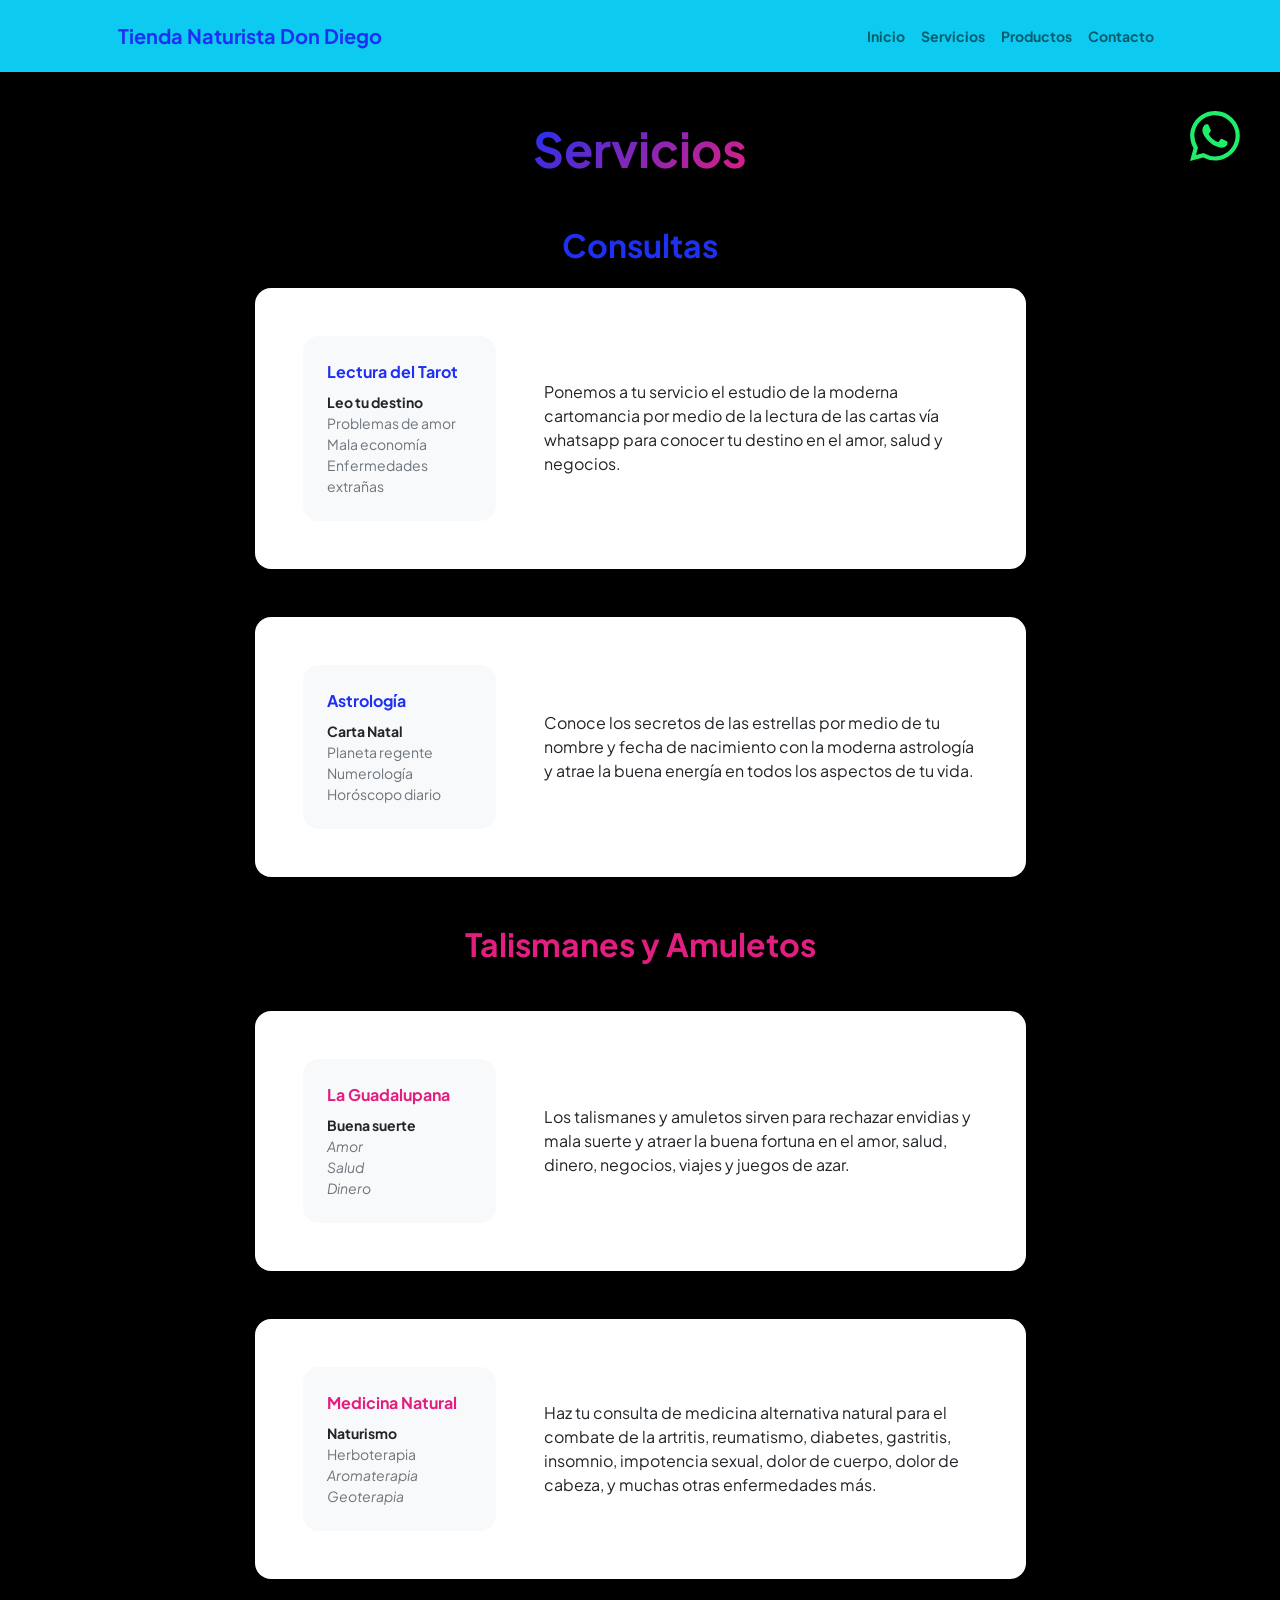
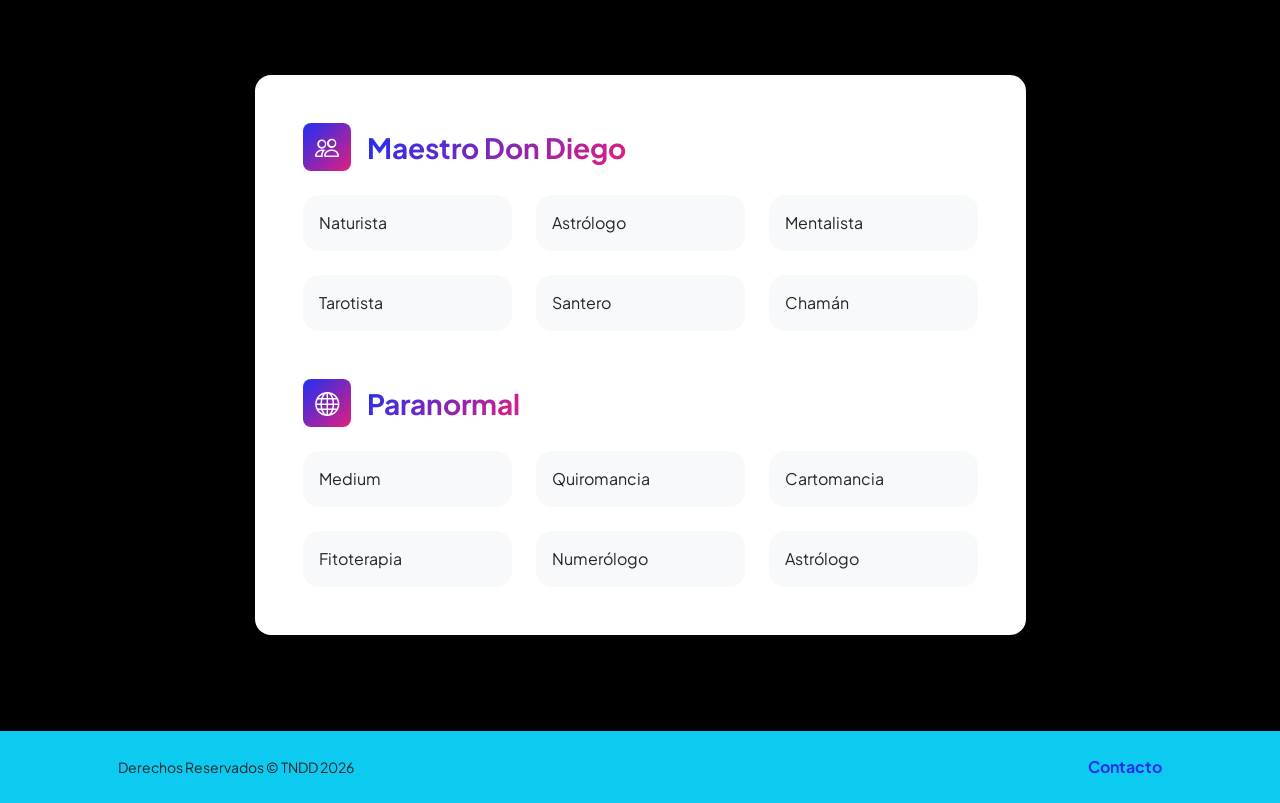
<file: servicios.html>
<!doctype html>
<html lang="en">
  <head>
    <meta charset="utf-8" />
    <meta
      name="viewport"
      content="width=device-width, initial-scale=1, shrink-to-fit=no"
    />
    <meta name="description" content="" />
    <meta name="author" content="" />
    <title>Servicios</title>
    <!-- Favicon-->
    <link rel="icon" type="image/x-icon" href="assets/favicon.ico" />
    <!-- Custom Google font-->
    <link rel="preconnect" href="https://fonts.googleapis.com" />
    <link rel="preconnect" href="https://fonts.gstatic.com" crossorigin />
    <link
      href="https://fonts.googleapis.com/css2?family=Plus+Jakarta+Sans:wght@100;200;300;400;500;600;700;800;900&amp;display=swap"
      rel="stylesheet"
    />
    <!-- Bootstrap icons-->
    <link
      href="https://cdn.jsdelivr.net/npm/bootstrap-icons@1.8.1/font/bootstrap-icons.css"
      rel="stylesheet"
    />
    <!-- Core theme CSS (includes Bootstrap)-->
    <link href="css/styles.css" rel="stylesheet" />
  </head>
  <body class="d-flex flex-column h-100 bg-black">
    <a
      href="https://wa.me/0050370330842"
      class="float-wa"
      target="_blank"
      class="bi bi-whatsapp"
    >
      <svg
        xmlns="http://www.w3.org/2000/svg"
        width="50"
        height="50"
        fill="currentColor"
        viewBox="0 0 16 16"
      >
        <path
          d="M13.601 2.326A7.85 7.85 0 0 0 7.994 0C3.627 0 .068 3.558.064 7.926c0 1.399.366 2.76 1.057 3.965L0 16l4.204-1.102a7.9 7.9 0 0 0 3.79.965h.004c4.368 0 7.926-3.558 7.93-7.93A7.9 7.9 0 0 0 13.6 2.326zM7.994 14.521a6.6 6.6 0 0 1-3.356-.92l-.24-.144-2.494.654.666-2.433-.156-.251a6.56 6.56 0 0 1-1.007-3.505c0-3.626 2.957-6.584 6.591-6.584a6.56 6.56 0 0 1 4.66 1.931 6.56 6.56 0 0 1 1.928 4.66c-.004 3.639-2.961 6.592-6.592 6.592m3.615-4.934c-.197-.099-1.17-.578-1.353-.646-.182-.065-.315-.099-.445.099-.133.197-.513.646-.627.775-.114.133-.232.148-.43.05-.197-.1-.836-.308-1.592-.985-.59-.525-.985-1.175-1.103-1.372-.114-.198-.011-.304.088-.403.087-.088.197-.232.296-.346.1-.114.133-.198.198-.33.065-.134.034-.248-.015-.347-.05-.099-.445-1.076-.612-1.47-.16-.389-.323-.335-.445-.34-.114-.007-.247-.007-.38-.007a.73.73 0 0 0-.529.247c-.182.198-.691.677-.691 1.654s.71 1.916.81 2.049c.098.133 1.394 2.132 3.383 2.992.47.205.84.326 1.129.418.475.152.904.129 1.246.08.38-.058 1.171-.48 1.338-.943.164-.464.164-.86.114-.943-.049-.084-.182-.133-.38-.232"
        />
      </svg>
    </a>
    <main class="flex-shrink-0">
      <!-- Navigation-->
      <nav class="navbar navbar-expand-lg navbar-light bg-info py-3">
        <div class="container px-5">
          <a class="navbar-brand" href="index.html"
            ><span class="fw-bolder text-primary"
              >Tienda Naturista Don Diego</span
            ></a
          >
          <button
            class="navbar-toggler"
            type="button"
            data-bs-toggle="collapse"
            data-bs-target="#navbarSupportedContent"
            aria-controls="navbarSupportedContent"
            aria-expanded="false"
            aria-label="Toggle navigation"
          >
            <span class="navbar-toggler-icon"></span>
          </button>
          <div class="collapse navbar-collapse" id="navbarSupportedContent">
            <ul class="navbar-nav ms-auto mb-2 mb-lg-0 small fw-bolder">
              <li class="nav-item">
                <a class="nav-link" href="index.html">Inicio</a>
              </li>
              <li class="nav-item">
                <a class="nav-link" href="servicios.html">Servicios</a>
              </li>
              <li class="nav-item">
                <a class="nav-link" href="productos.html">Productos</a>
              </li>
              <li class="nav-item">
                <a class="nav-link" href="contacto.html">Contacto</a>
              </li>
            </ul>
          </div>
        </div>
      </nav>
      <!-- Page Content-->
      <div class="container px-5 my-5">
        <div class="text-center mb-5">
          <h1 class="display-5 fw-bolder mb-0">
            <span class="text-gradient d-inline">Servicios</span>
          </h1>
        </div>
        <div class="row gx-5 justify-content-center">
          <div class="col-lg-11 col-xl-9 col-xxl-8">
            <!-- Experience Section-->
            <section>
              <div
                class="d-flex align-items-center justify-content-center mb-4"
              >
                <h2 class="text-primary fw-bolder mb-0">Consultas</h2>
                <!-- Download resume button-->
                <!-- Note: Set the link href target to a PDF file within your project-->
              </div>
              <!-- Experience Card 1-->
              <div class="card shadow border-0 rounded-4 mb-5">
                <div class="card-body p-5">
                  <div class="row align-items-center gx-5">
                    <div class="col text-center text-lg-start mb-4 mb-lg-0">
                      <div class="bg-light p-4 rounded-4">
                        <div class="text-primary fw-bolder mb-2">
                          Lectura del Tarot
                        </div>
                        <div class="small fw-bolder">Leo tu destino</div>
                        <div class="small text-muted">Problemas de amor</div>
                        <div class="small text-muted">Mala economía</div>
                        <div class="small text-muted">
                          Enfermedades extrañas
                        </div>
                      </div>
                    </div>
                    <div class="col-lg-8">
                      <div>
                        Ponemos a tu servicio el estudio de la moderna
                        cartomancia por medio de la lectura de las cartas vía
                        whatsapp para conocer tu destino en el amor, salud y
                        negocios.
                      </div>
                    </div>
                  </div>
                </div>
              </div>
              <!-- Experience Card 2-->
              <div class="card shadow border-0 rounded-4 mb-5">
                <div class="card-body p-5">
                  <div class="row align-items-center gx-5">
                    <div class="col text-center text-lg-start mb-4 mb-lg-0">
                      <div class="bg-light p-4 rounded-4">
                        <div class="text-primary fw-bolder mb-2">
                          Astrología
                        </div>
                        <div class="small fw-bolder">Carta Natal</div>
                        <div class="small text-muted">Planeta regente</div>
                        <div class="small text-muted">Numerología</div>
                        <div class="small text-muted">Horóscopo diario</div>
                      </div>
                    </div>
                    <div class="col-lg-8">
                      <div>
                        Conoce los secretos de las estrellas por medio de tu
                        nombre y fecha de nacimiento con la moderna astrología y
                        atrae la buena energía en todos los aspectos de tu vida.
                      </div>
                    </div>
                  </div>
                </div>
              </div>
            </section>
            <!-- Education Section-->
            <section>
              <div
                class="d-flex align-items-center justify-content-center mb-4"
              >
                <h2 class="text-secondary fw-bolder mb-4">
                  Talismanes y Amuletos
                </h2>
              </div>
              <!-- Education Card 1-->
              <div class="card shadow border-0 rounded-4 mb-5">
                <div class="card-body p-5">
                  <div class="row align-items-center gx-5">
                    <div class="col text-center text-lg-start mb-4 mb-lg-0">
                      <div class="bg-light p-4 rounded-4">
                        <div class="text-secondary fw-bolder mb-2">
                          La Guadalupana
                        </div>

                        <div class="small fw-bolder">Buena suerte</div>

                        <div class="fst-italic">
                          <div class="small text-muted">Amor</div>
                          <div class="small text-muted">Salud</div>
                          <div class="small text-muted">Dinero</div>
                        </div>
                      </div>
                    </div>
                    <div class="col-lg-8">
                      <div>
                        Los talismanes y amuletos sirven para rechazar envidias
                        y mala suerte y atraer la buena fortuna en el amor,
                        salud, dinero, negocios, viajes y juegos de azar.
                      </div>
                    </div>
                  </div>
                </div>
              </div>
              <!-- Education Card 2-->
              <div class="card shadow border-0 rounded-4 mb-5">
                <div class="card-body p-5">
                  <div class="row align-items-center gx-5">
                    <div class="col text-center text-lg-start mb-4 mb-lg-0">
                      <div class="bg-light p-4 rounded-4">
                        <div class="text-secondary fw-bolder mb-2">
                          Medicina Natural
                        </div>

                        <div class="small fw-bolder">Naturismo</div>
                        <div class="small text-muted">Herboterapia</div>

                        <div class="fst-italic">
                          <div class="small text-muted">Aromaterapia</div>
                          <div class="small text-muted">Geoterapia</div>
                        </div>
                      </div>
                    </div>
                    <div class="col-lg-8">
                      <div>
                        Haz tu consulta de medicina alternativa natural para el
                        combate de la artritis, reumatismo, diabetes, gastritis,
                        insomnio, impotencia sexual, dolor de cuerpo, dolor de
                        cabeza, y muchas otras enfermedades más.
                      </div>
                    </div>
                  </div>
                </div>
              </div>
            </section>
            <!-- Divider-->
            <div class="pb-5"></div>
            <!-- Skills Section-->
            <section>
              <!-- Skillset Card-->
              <div class="card shadow border-0 rounded-4 mb-5">
                <div class="card-body p-5">
                  <!-- Professional skills list-->
                  <div class="mb-5">
                    <div class="d-flex align-items-center mb-4">
                      <div
                        class="feature bg-primary bg-gradient-primary-to-secondary text-white rounded-3 me-3"
                      >
                        <i class="bi bi-people"></i>
                      </div>
                      <h3 class="fw-bolder mb-0">
                        <span class="text-gradient d-inline"
                          >Maestro Don Diego</span
                        >
                      </h3>
                    </div>
                    <div class="row row-cols-1 row-cols-md-3 mb-4">
                      <div class="col mb-4 mb-md-0">
                        <div
                          class="d-flex align-items-center bg-light rounded-4 p-3 h-100"
                        >
                          Naturista
                        </div>
                      </div>
                      <div class="col mb-4 mb-md-0">
                        <div
                          class="d-flex align-items-center bg-light rounded-4 p-3 h-100"
                        >
                          Astrólogo
                        </div>
                      </div>
                      <div class="col">
                        <div
                          class="d-flex align-items-center bg-light rounded-4 p-3 h-100"
                        >
                          Mentalista
                        </div>
                      </div>
                    </div>
                    <div class="row row-cols-1 row-cols-md-3">
                      <div class="col mb-4 mb-md-0">
                        <div
                          class="d-flex align-items-center bg-light rounded-4 p-3 h-100"
                        >
                          Tarotista
                        </div>
                      </div>
                      <div class="col mb-4 mb-md-0">
                        <div
                          class="d-flex align-items-center bg-light rounded-4 p-3 h-100"
                        >
                          Santero
                        </div>
                      </div>
                      <div class="col">
                        <div
                          class="d-flex align-items-center bg-light rounded-4 p-3 h-100"
                        >
                          Chamán
                        </div>
                      </div>
                    </div>
                  </div>
                  <!-- Languages list-->
                  <div class="mb-0">
                    <div class="d-flex align-items-center mb-4">
                      <div
                        class="feature bg-primary bg-gradient-primary-to-secondary text-white rounded-3 me-3"
                      >
                        <i class="bi bi-globe"></i>
                      </div>
                      <h3 class="fw-bolder mb-0">
                        <span class="text-gradient d-inline">Paranormal</span>
                      </h3>
                    </div>
                    <div class="row row-cols-1 row-cols-md-3 mb-4">
                      <div class="col mb-4 mb-md-0">
                        <div
                          class="d-flex align-items-center bg-light rounded-4 p-3 h-100"
                        >
                          Medium
                        </div>
                      </div>
                      <div class="col mb-4 mb-md-0">
                        <div
                          class="d-flex align-items-center bg-light rounded-4 p-3 h-100"
                        >
                          Quiromancia
                        </div>
                      </div>
                      <div class="col">
                        <div
                          class="d-flex align-items-center bg-light rounded-4 p-3 h-100"
                        >
                          Cartomancia
                        </div>
                      </div>
                    </div>
                    <div class="row row-cols-1 row-cols-md-3">
                      <div class="col mb-4 mb-md-0">
                        <div
                          class="d-flex align-items-center bg-light rounded-4 p-3 h-100"
                        >
                          Fitoterapia
                        </div>
                      </div>
                      <div class="col mb-4 mb-md-0">
                        <div
                          class="d-flex align-items-center bg-light rounded-4 p-3 h-100"
                        >
                          Numerólogo
                        </div>
                      </div>
                      <div class="col">
                        <div
                          class="d-flex align-items-center bg-light rounded-4 p-3 h-100"
                        >
                          Astrólogo
                        </div>
                      </div>
                    </div>
                  </div>
                </div>
              </div>
            </section>
          </div>
        </div>
      </div>
    </main>
    <!-- Footer-->
    <footer class="bg-info py-4 mt-auto">
      <div class="container px-5">
        <div
          class="row align-items-center justify-content-between flex-column flex-sm-row"
        >
          <div class="col-auto">
            <div class="small m-0">Derechos Reservados &copy; TNDD 2026</div>
          </div>
          <div class="col-auto">
            <a class="fw-bolder text-decoration-none" href="contacto.html"
              >Contacto</a
            >
          </div>
        </div>
      </div>
    </footer>
    <!-- Bootstrap core JS-->
    <script src="https://cdn.jsdelivr.net/npm/bootstrap@5.2.3/dist/js/bootstrap.bundle.min.js"></script>
    <!-- Core theme JS-->
    <script src="js/scripts.js"></script>
  </body>
</html>
</file>
